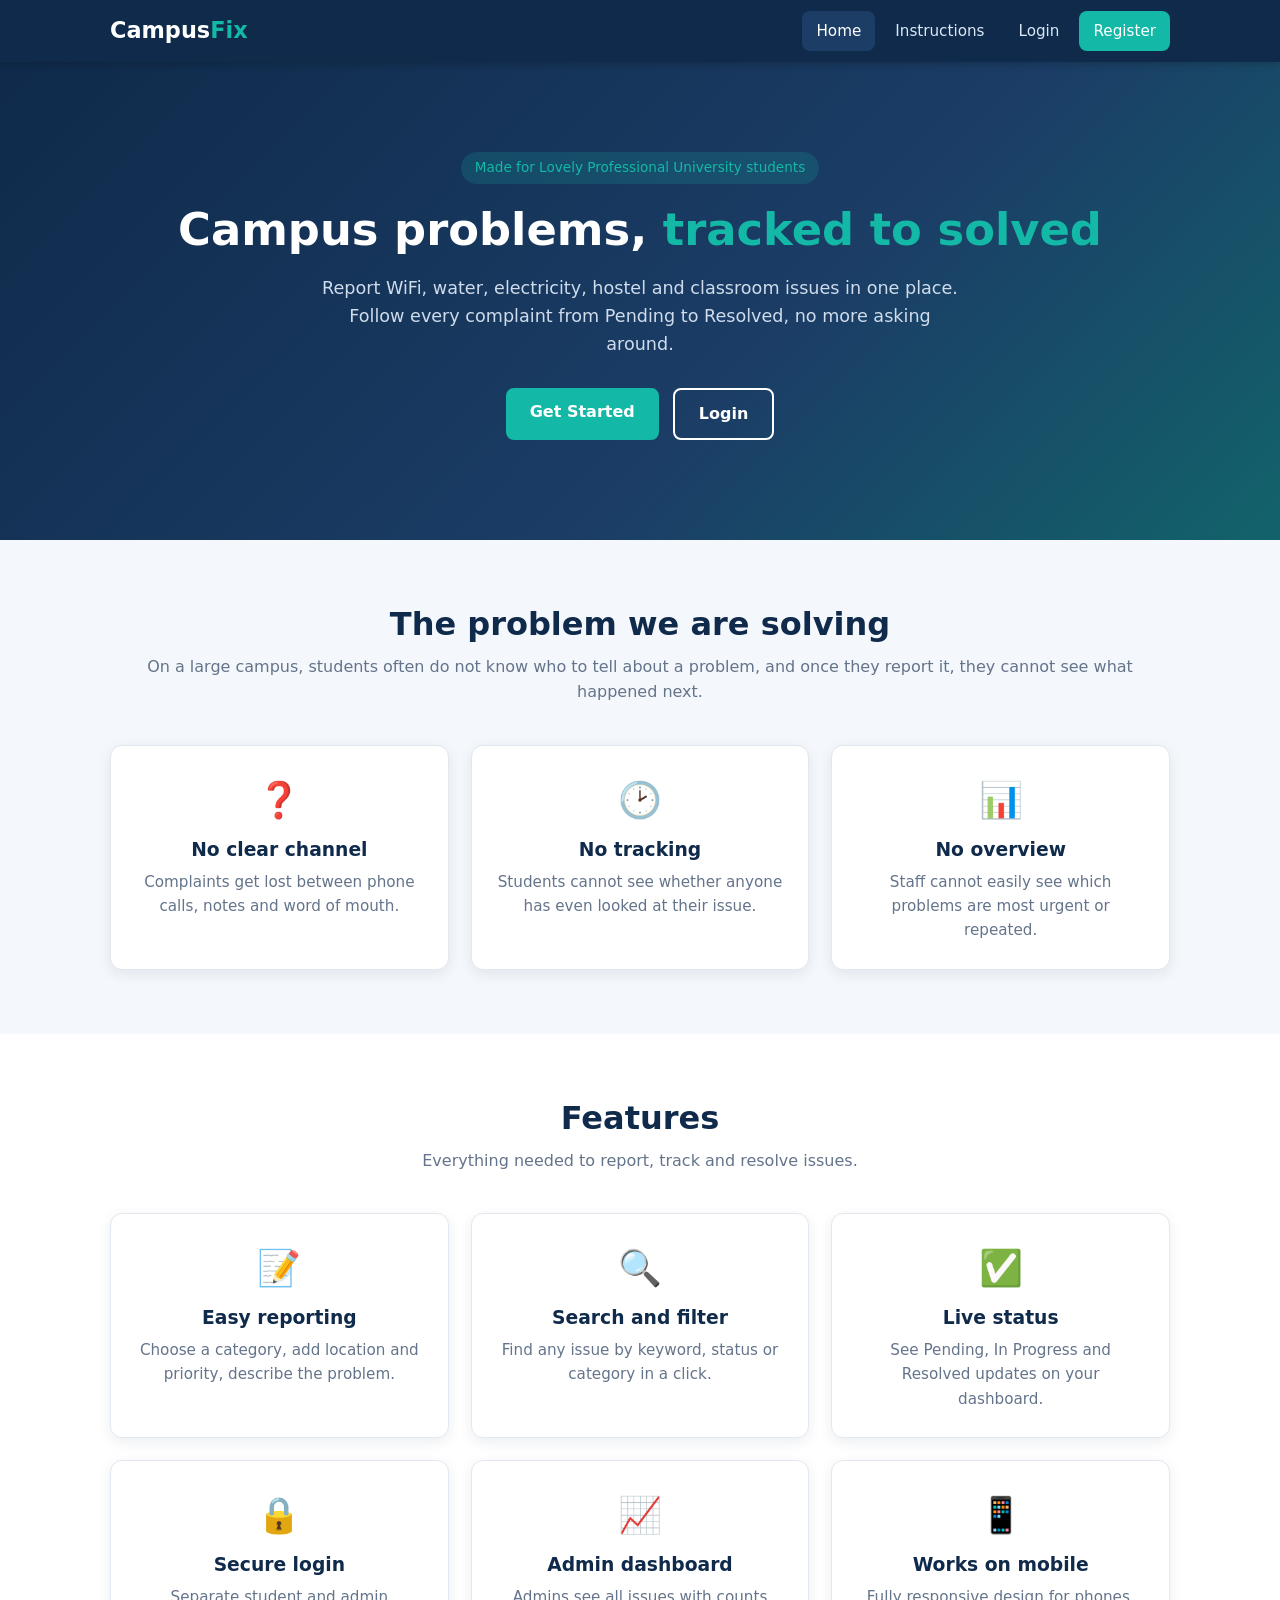
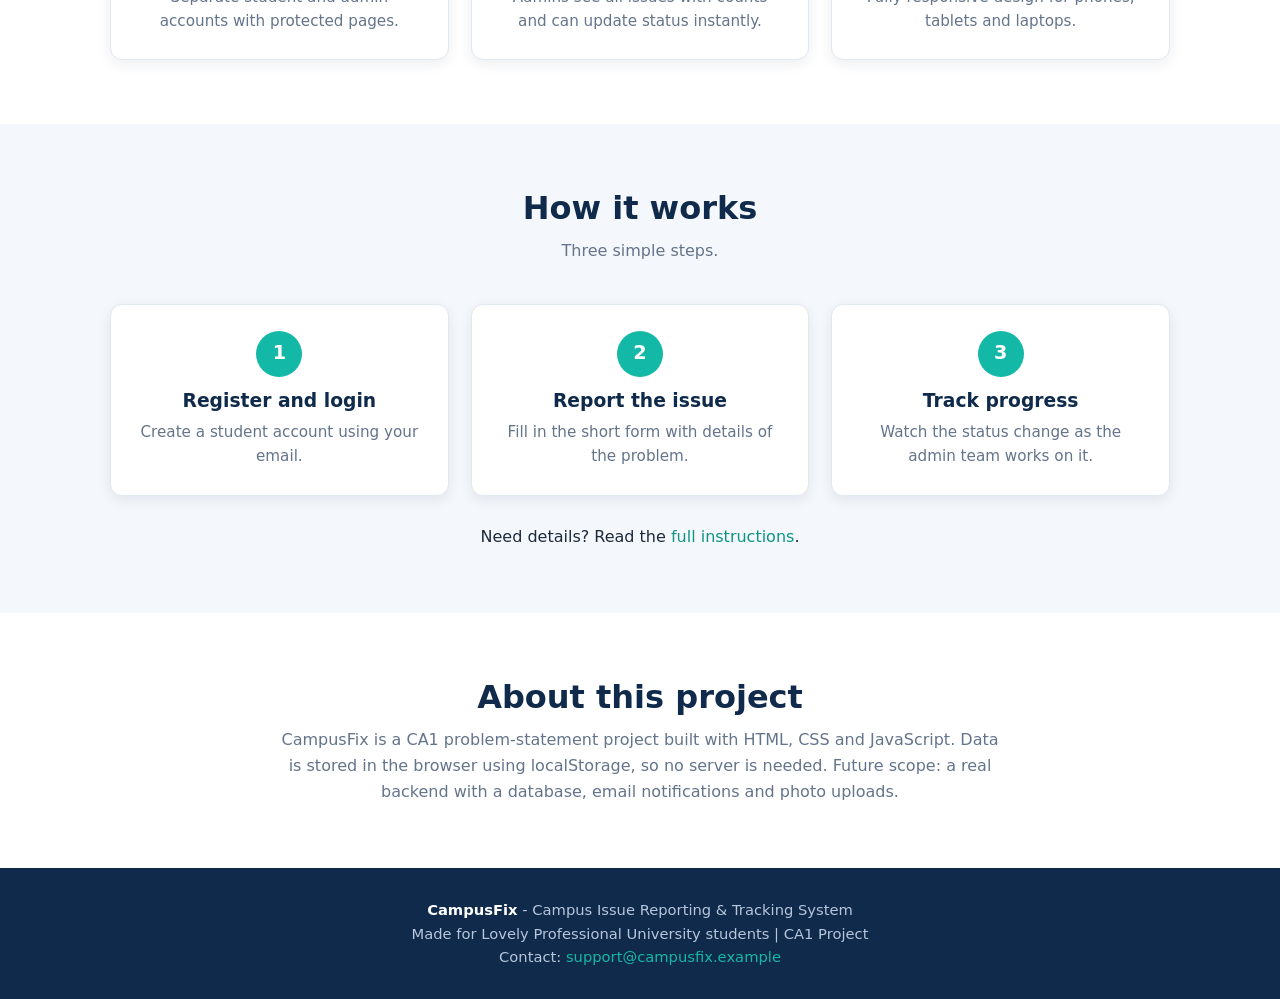
<file: index.html>
<!DOCTYPE html>
<html lang="en">
<head>
  <meta charset="UTF-8" />
  <meta name="viewport" content="width=device-width, initial-scale=1.0" />
  <meta name="description" content="CampusFix - report and track campus issues easily." />
  <title>CampusFix | Campus Issue Reporting &amp; Tracking</title>
  <link rel="stylesheet" href="css/style.css" />
</head>
<body>
  <header id="site-nav"></header>

  <main>
    <!-- HERO -->
    <section class="hero">
      <div class="container">
        <span class="badge">Made for Lovely Professional University students</span>
        <h1>Campus problems, <span>tracked to solved</span></h1>
        <p>
          Report WiFi, water, electricity, hostel and classroom issues in one place.
          Follow every complaint from Pending to Resolved, no more asking around.
        </p>
        <div class="hero-actions" id="hero-actions">
          <a href="register.html" class="btn btn-primary">Get Started</a>
          <a href="login.html" class="btn btn-outline">Login</a>
        </div>
      </div>
    </section>

    <!-- PROBLEM -->
    <section class="section">
      <div class="container">
        <h2 class="section-title">The problem we are solving</h2>
        <p class="section-sub">
          On a large campus, students often do not know who to tell about a problem,
          and once they report it, they cannot see what happened next.
        </p>
        <div class="grid grid-3">
          <div class="card feature-card">
            <div class="icon">&#10067;</div>
            <h3>No clear channel</h3>
            <p>Complaints get lost between phone calls, notes and word of mouth.</p>
          </div>
          <div class="card feature-card">
            <div class="icon">&#128337;</div>
            <h3>No tracking</h3>
            <p>Students cannot see whether anyone has even looked at their issue.</p>
          </div>
          <div class="card feature-card">
            <div class="icon">&#128202;</div>
            <h3>No overview</h3>
            <p>Staff cannot easily see which problems are most urgent or repeated.</p>
          </div>
        </div>
      </div>
    </section>

    <!-- FEATURES -->
    <section class="section" style="background:#fff">
      <div class="container">
        <h2 class="section-title">Features</h2>
        <p class="section-sub">Everything needed to report, track and resolve issues.</p>
        <div class="grid grid-3">
          <div class="card feature-card">
            <div class="icon">&#128221;</div>
            <h3>Easy reporting</h3>
            <p>Choose a category, add location and priority, describe the problem.</p>
          </div>
          <div class="card feature-card">
            <div class="icon">&#128269;</div>
            <h3>Search and filter</h3>
            <p>Find any issue by keyword, status or category in a click.</p>
          </div>
          <div class="card feature-card">
            <div class="icon">&#9989;</div>
            <h3>Live status</h3>
            <p>See Pending, In Progress and Resolved updates on your dashboard.</p>
          </div>
          <div class="card feature-card">
            <div class="icon">&#128274;</div>
            <h3>Secure login</h3>
            <p>Separate student and admin accounts with protected pages.</p>
          </div>
          <div class="card feature-card">
            <div class="icon">&#128200;</div>
            <h3>Admin dashboard</h3>
            <p>Admins see all issues with counts and can update status instantly.</p>
          </div>
          <div class="card feature-card">
            <div class="icon">&#128241;</div>
            <h3>Works on mobile</h3>
            <p>Fully responsive design for phones, tablets and laptops.</p>
          </div>
        </div>
      </div>
    </section>

    <!-- HOW IT WORKS -->
    <section class="section">
      <div class="container">
        <h2 class="section-title">How it works</h2>
        <p class="section-sub">Three simple steps.</p>
        <div class="grid grid-3">
          <div class="card feature-card">
            <div class="step-num">1</div>
            <h3>Register and login</h3>
            <p>Create a student account using your email.</p>
          </div>
          <div class="card feature-card">
            <div class="step-num">2</div>
            <h3>Report the issue</h3>
            <p>Fill in the short form with details of the problem.</p>
          </div>
          <div class="card feature-card">
            <div class="step-num">3</div>
            <h3>Track progress</h3>
            <p>Watch the status change as the admin team works on it.</p>
          </div>
        </div>
        <p style="text-align:center;margin-top:28px">
          Need details? Read the <a href="instructions.html">full instructions</a>.
        </p>
      </div>
    </section>

    <!-- ABOUT -->
    <section class="section" style="background:#fff">
      <div class="container" style="max-width:760px;text-align:center">
        <h2 class="section-title">About this project</h2>
        <p style="color:var(--muted)">
          CampusFix is a CA1 problem-statement project built with HTML, CSS and JavaScript.
          Data is stored in the browser using localStorage, so no server is needed.
          Future scope: a real backend with a database, email notifications and photo uploads.
        </p>
      </div>
    </section>
  </main>

  <div id="site-footer"></div>

  <script src="js/auth.js"></script>
  <script src="js/main.js"></script>
  <script>
    // If already logged in, change the hero buttons to a dashboard shortcut
    const current = getSession();
    if (current) {
      const dest = current.role === "admin" ? "admin.html" : "dashboard.html";
      document.getElementById("hero-actions").innerHTML =
        '<a href="' + dest + '" class="btn btn-primary">Go to my ' +
        (current.role === "admin" ? "Admin Panel" : "Dashboard") + "</a>";
    }
  </script>
</body>
</html>
</file>
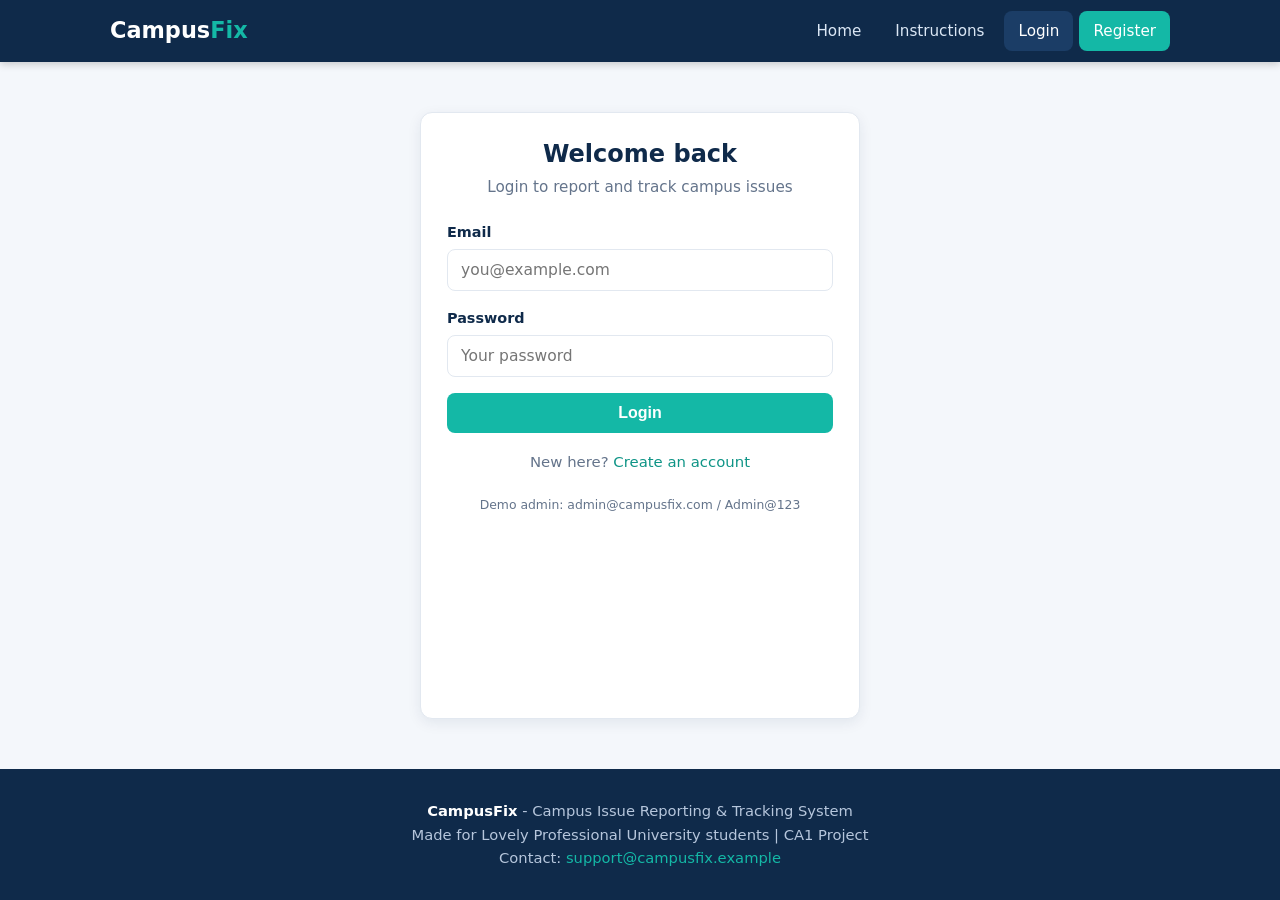
<file: admin.html>
<!DOCTYPE html>
<html lang="en">
<head>
  <meta charset="UTF-8" />
  <meta name="viewport" content="width=device-width, initial-scale=1.0" />
  <title>Admin Panel | CampusFix</title>
  <link rel="stylesheet" href="css/style.css" />
</head>
<body>
  <header id="site-nav"></header>

  <main class="container" style="padding-bottom:50px">
    <div class="page-header">
      <h1>Admin Panel</h1>
      <p>View every reported issue and update its status as work progresses.</p>
    </div>

    <section class="grid grid-4" id="stats" style="margin-bottom:26px"></section>

    <div class="toolbar">
      <input type="search" id="search" placeholder="Search by title, place, details..." />
      <select id="filter-status">
        <option value="">All status</option>
        <option>Pending</option>
        <option>In Progress</option>
        <option>Resolved</option>
      </select>
      <select id="filter-category">
        <option value="">All categories</option>
        <option>WiFi / Internet</option>
        <option>Electricity</option>
        <option>Water</option>
        <option>Hostel</option>
        <option>Classroom</option>
        <option>Mess / Food</option>
        <option>Cleanliness</option>
        <option>Other</option>
      </select>
    </div>

    <div class="issue-list" id="issue-list"></div>
  </main>

  <div id="site-footer"></div>

  <script src="js/auth.js"></script>
  <script src="js/main.js"></script>
  <script src="js/issues.js"></script>
  <script src="js/admin.js"></script>
</body>
</html>
</file>
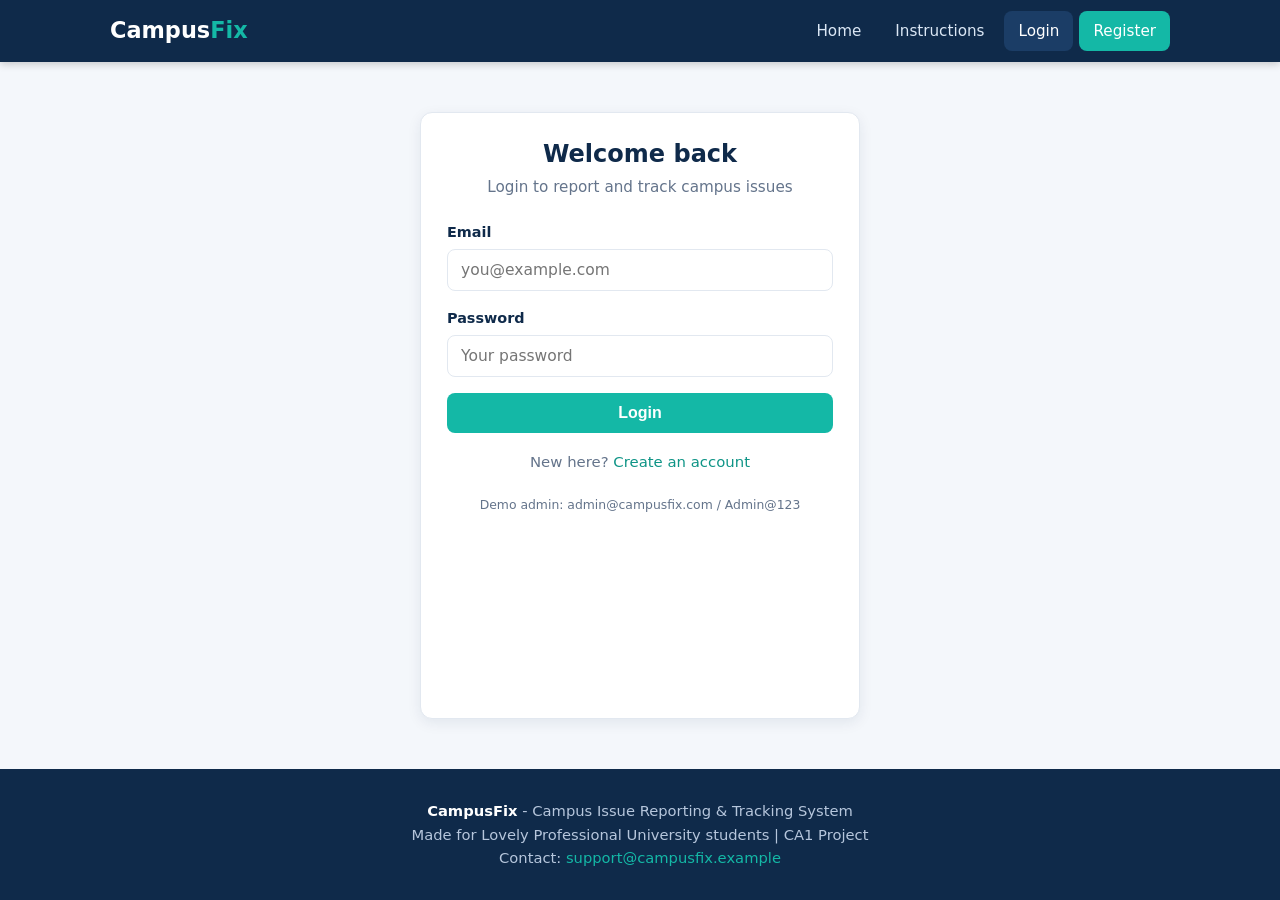
<file: dashboard.html>
<!DOCTYPE html>
<html lang="en">
<head>
  <meta charset="UTF-8" />
  <meta name="viewport" content="width=device-width, initial-scale=1.0" />
  <title>My Dashboard | CampusFix</title>
  <link rel="stylesheet" href="css/style.css" />
</head>
<body>
  <header id="site-nav"></header>

  <main class="container">
    <div class="page-header">
      <h1 id="welcome">My Dashboard</h1>
      <p>Report a new problem and track the ones you have already submitted.</p>
    </div>

    <section class="grid grid-4" id="stats"></section>

    <div class="dash-layout">
      <!-- Report form -->
      <aside class="card">
        <h2 style="margin-bottom:14px">Report an issue</h2>
        <div id="alert" class="form-alert"></div>
        <form id="issue-form" novalidate>
          <div class="form-group">
            <label for="title">Title</label>
            <input type="text" id="title" placeholder="e.g. WiFi not working in Block 32" />
          </div>
          <div class="form-group">
            <label for="category">Category</label>
            <select id="category">
              <option value="">Select category</option>
              <option>WiFi / Internet</option>
              <option>Electricity</option>
              <option>Water</option>
              <option>Hostel</option>
              <option>Classroom</option>
              <option>Mess / Food</option>
              <option>Cleanliness</option>
              <option>Other</option>
            </select>
          </div>
          <div class="form-group">
            <label for="location">Location</label>
            <input type="text" id="location" placeholder="e.g. Block 32, Room 101" />
          </div>
          <div class="form-group">
            <label for="priority">Priority</label>
            <select id="priority">
              <option>Low</option>
              <option selected>Medium</option>
              <option>High</option>
            </select>
          </div>
          <div class="form-group">
            <label for="description">Description</label>
            <textarea id="description" placeholder="Explain the problem clearly..."></textarea>
          </div>
          <button type="submit" class="btn btn-primary btn-block">Submit issue</button>
        </form>
      </aside>

      <!-- My issues -->
      <section>
        <h2 style="margin-bottom:14px">My issues</h2>
        <div class="toolbar">
          <input type="search" id="search" placeholder="Search by title, place or details..." />
          <select id="filter-status">
            <option value="">All status</option>
            <option>Pending</option>
            <option>In Progress</option>
            <option>Resolved</option>
          </select>
          <select id="filter-category">
            <option value="">All categories</option>
            <option>WiFi / Internet</option>
            <option>Electricity</option>
            <option>Water</option>
            <option>Hostel</option>
            <option>Classroom</option>
            <option>Mess / Food</option>
            <option>Cleanliness</option>
            <option>Other</option>
          </select>
        </div>
        <div class="issue-list" id="issue-list"></div>
      </section>
    </div>
  </main>

  <div id="site-footer"></div>

  <script src="js/auth.js"></script>
  <script src="js/main.js"></script>
  <script src="js/issues.js"></script>
  <script src="js/dashboard.js"></script>
</body>
</html>
</file>
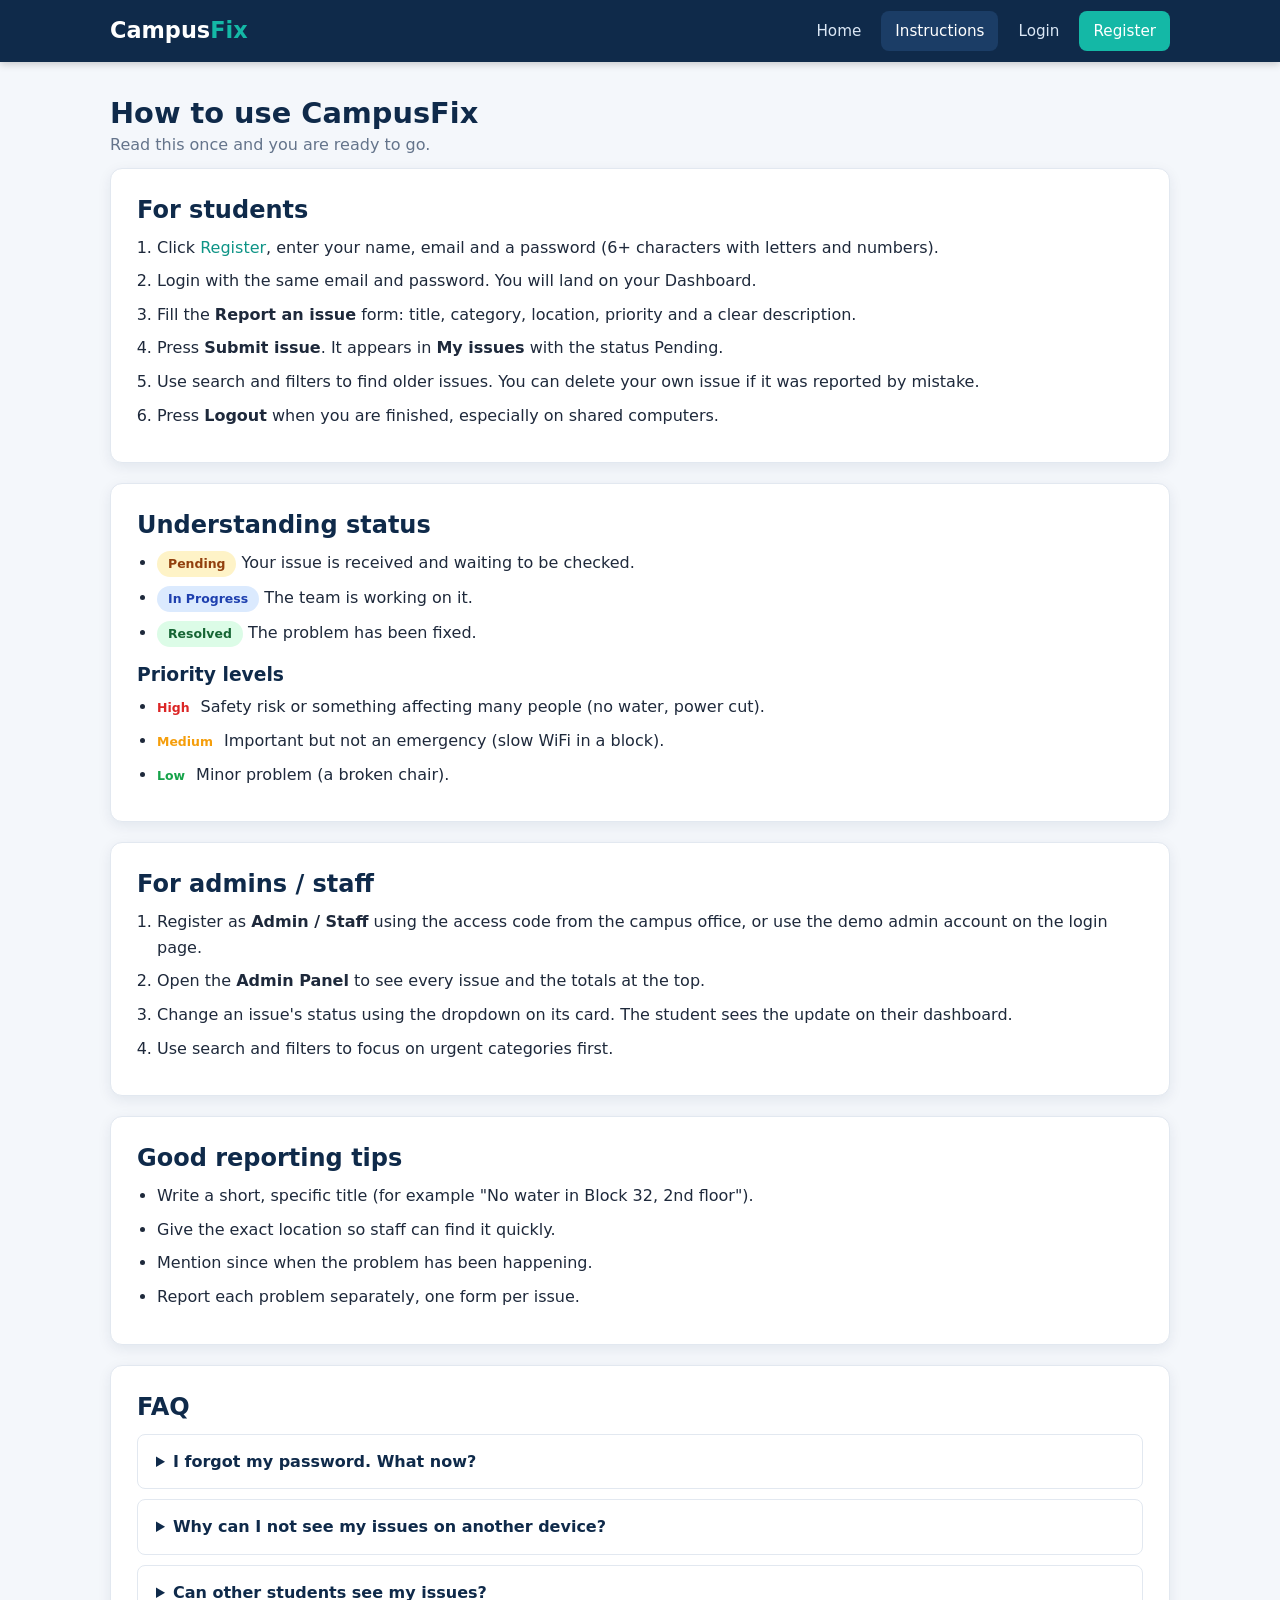
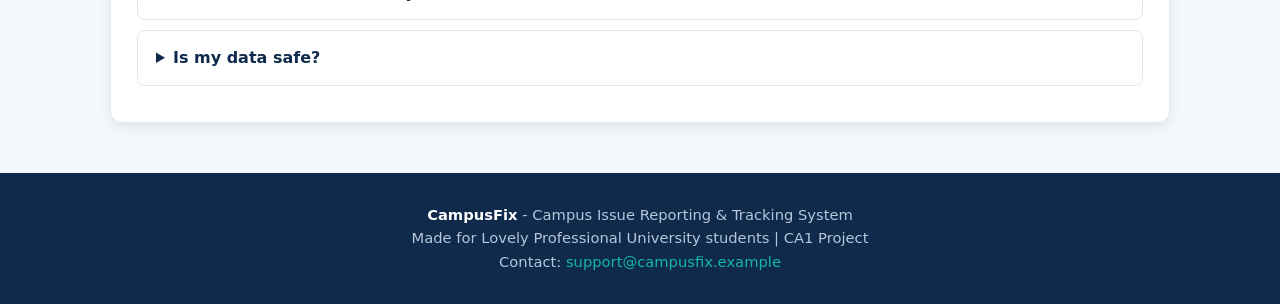
<file: instructions.html>
<!DOCTYPE html>
<html lang="en">
<head>
  <meta charset="UTF-8" />
  <meta name="viewport" content="width=device-width, initial-scale=1.0" />
  <title>Instructions | CampusFix</title>
  <link rel="stylesheet" href="css/style.css" />
</head>
<body>
  <header id="site-nav"></header>

  <main class="container" style="padding-bottom:50px">
    <div class="page-header">
      <h1>How to use CampusFix</h1>
      <p>Read this once and you are ready to go.</p>
    </div>

    <div class="grid" style="gap:20px">
      <section class="card">
        <h2 style="margin-bottom:10px">For students</h2>
        <ol class="info-list">
          <li>Click <a href="register.html">Register</a>, enter your name, email and a password (6+ characters with letters and numbers).</li>
          <li>Login with the same email and password. You will land on your Dashboard.</li>
          <li>Fill the <strong>Report an issue</strong> form: title, category, location, priority and a clear description.</li>
          <li>Press <strong>Submit issue</strong>. It appears in <strong>My issues</strong> with the status Pending.</li>
          <li>Use search and filters to find older issues. You can delete your own issue if it was reported by mistake.</li>
          <li>Press <strong>Logout</strong> when you are finished, especially on shared computers.</li>
        </ol>
      </section>

      <section class="card">
        <h2 style="margin-bottom:10px">Understanding status</h2>
        <ul class="info-list">
          <li><span class="tag Pending">Pending</span> Your issue is received and waiting to be checked.</li>
          <li><span class="tag In-Progress">In Progress</span> The team is working on it.</li>
          <li><span class="tag Resolved">Resolved</span> The problem has been fixed.</li>
        </ul>
        <h3 style="margin:16px 0 8px">Priority levels</h3>
        <ul class="info-list">
          <li><span class="prio High">High</span> Safety risk or something affecting many people (no water, power cut).</li>
          <li><span class="prio Medium">Medium</span> Important but not an emergency (slow WiFi in a block).</li>
          <li><span class="prio Low">Low</span> Minor problem (a broken chair).</li>
        </ul>
      </section>

      <section class="card">
        <h2 style="margin-bottom:10px">For admins / staff</h2>
        <ol class="info-list">
          <li>Register as <strong>Admin / Staff</strong> using the access code from the campus office, or use the demo admin account on the login page.</li>
          <li>Open the <strong>Admin Panel</strong> to see every issue and the totals at the top.</li>
          <li>Change an issue's status using the dropdown on its card. The student sees the update on their dashboard.</li>
          <li>Use search and filters to focus on urgent categories first.</li>
        </ol>
      </section>

      <section class="card">
        <h2 style="margin-bottom:10px">Good reporting tips</h2>
        <ul class="info-list">
          <li>Write a short, specific title (for example "No water in Block 32, 2nd floor").</li>
          <li>Give the exact location so staff can find it quickly.</li>
          <li>Mention since when the problem has been happening.</li>
          <li>Report each problem separately, one form per issue.</li>
        </ul>
      </section>

      <section class="card faq">
        <h2 style="margin-bottom:12px">FAQ</h2>
        <details>
          <summary>I forgot my password. What now?</summary>
          <p>This demo stores accounts in your browser only, so there is no reset. Register again with a new email.</p>
        </details>
        <details>
          <summary>Why can I not see my issues on another device?</summary>
          <p>Data is saved in the browser you used (localStorage). A full version would use an online database.</p>
        </details>
        <details>
          <summary>Can other students see my issues?</summary>
          <p>No. Students see only their own issues. Admins can see all issues.</p>
        </details>
        <details>
          <summary>Is my data safe?</summary>
          <p>Passwords are not stored as plain text, but this is a learning project. Do not use a password you use elsewhere.</p>
        </details>
      </section>
    </div>
  </main>

  <div id="site-footer"></div>

  <script src="js/auth.js"></script>
  <script src="js/main.js"></script>
</body>
</html>
</file>
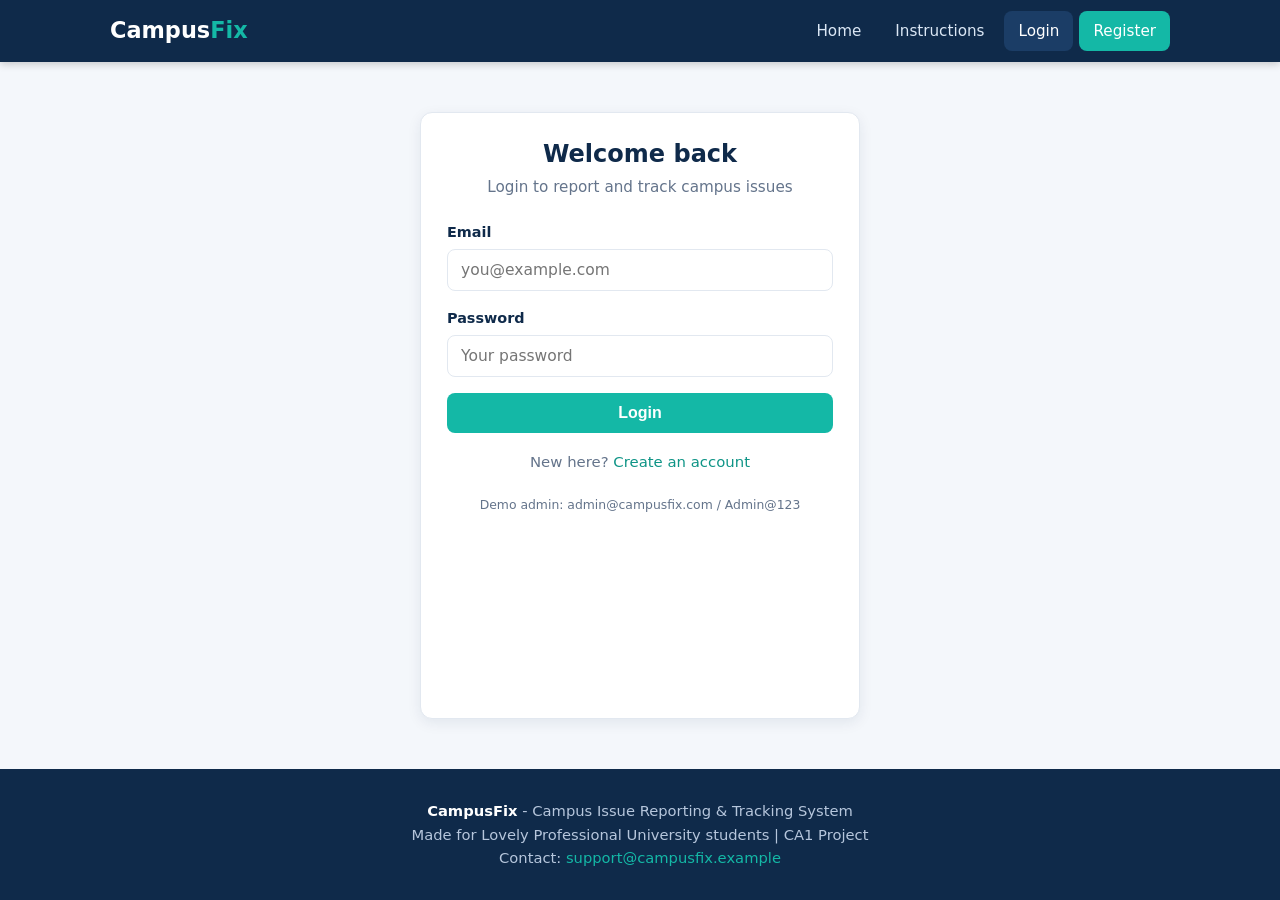
<file: login.html>
<!DOCTYPE html>
<html lang="en">
<head>
  <meta charset="UTF-8" />
  <meta name="viewport" content="width=device-width, initial-scale=1.0" />
  <title>Login | CampusFix</title>
  <link rel="stylesheet" href="css/style.css" />
</head>
<body>
  <header id="site-nav"></header>

  <main class="form-wrap">
    <div class="card form-card">
      <h2>Welcome back</h2>
      <p class="sub">Login to report and track campus issues</p>

      <div id="alert" class="form-alert"></div>

      <form id="login-form" novalidate>
        <div class="form-group">
          <label for="email">Email</label>
          <input type="email" id="email" placeholder="you@example.com" autocomplete="username" />
        </div>
        <div class="form-group">
          <label for="password">Password</label>
          <input type="password" id="password" placeholder="Your password" autocomplete="current-password" />
        </div>
        <button type="submit" class="btn btn-primary btn-block">Login</button>
      </form>

      <p class="form-footer">New here? <a href="register.html">Create an account</a></p>
      <p class="form-footer"><small>Demo admin: admin@campusfix.com / Admin@123</small></p>
    </div>
  </main>

  <div id="site-footer"></div>

  <script src="js/auth.js"></script>
  <script src="js/main.js"></script>
  <script>
    redirectIfLoggedIn();

    document.getElementById("login-form").addEventListener("submit", function (e) {
      e.preventDefault();
      const email = document.getElementById("email").value;
      const password = document.getElementById("password").value;
      const result = loginUser(email, password);

      if (!result.ok) {
        showAlert("alert", "error", result.msg);
        return;
      }
      showAlert("alert", "success", "Login successful! Redirecting...");
      setTimeout(() => {
        window.location.href = result.role === "admin" ? "admin.html" : "dashboard.html";
      }, 700);
    });
  </script>
</body>
</html>
</file>
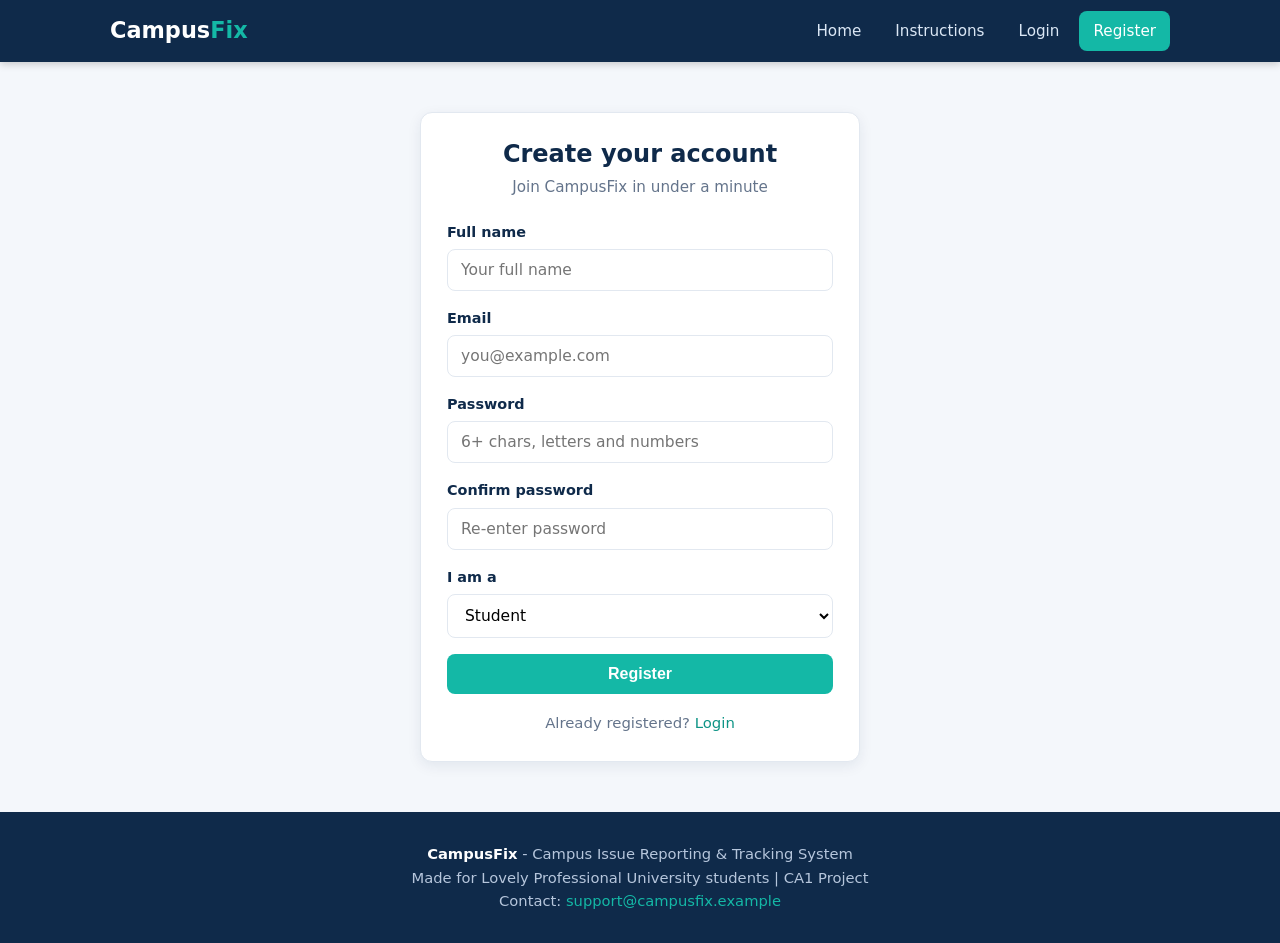
<file: register.html>
<!DOCTYPE html>
<html lang="en">
<head>
  <meta charset="UTF-8" />
  <meta name="viewport" content="width=device-width, initial-scale=1.0" />
  <title>Register | CampusFix</title>
  <link rel="stylesheet" href="css/style.css" />
</head>
<body>
  <header id="site-nav"></header>

  <main class="form-wrap">
    <div class="card form-card">
      <h2>Create your account</h2>
      <p class="sub">Join CampusFix in under a minute</p>

      <div id="alert" class="form-alert"></div>

      <form id="register-form" novalidate>
        <div class="form-group">
          <label for="name">Full name</label>
          <input type="text" id="name" placeholder="Your full name" />
        </div>
        <div class="form-group">
          <label for="email">Email</label>
          <input type="email" id="email" placeholder="you@example.com" />
        </div>
        <div class="form-group">
          <label for="password">Password</label>
          <input type="password" id="password" placeholder="6+ chars, letters and numbers" />
        </div>
        <div class="form-group">
          <label for="confirm">Confirm password</label>
          <input type="password" id="confirm" placeholder="Re-enter password" />
        </div>
        <div class="form-group">
          <label for="role">I am a</label>
          <select id="role">
            <option value="student">Student</option>
            <option value="admin">Admin / Staff</option>
          </select>
        </div>
        <div class="form-group" id="code-group" style="display:none">
          <label for="code">Admin access code</label>
          <input type="text" id="code" placeholder="Ask your campus office" />
        </div>
        <button type="submit" class="btn btn-primary btn-block">Register</button>
      </form>

      <p class="form-footer">Already registered? <a href="login.html">Login</a></p>
    </div>
  </main>

  <div id="site-footer"></div>

  <script src="js/auth.js"></script>
  <script src="js/main.js"></script>
  <script>
    redirectIfLoggedIn();

    // show admin code box only when Admin is selected
    document.getElementById("role").addEventListener("change", function () {
      document.getElementById("code-group").style.display = this.value === "admin" ? "block" : "none";
    });

    document.getElementById("register-form").addEventListener("submit", function (e) {
      e.preventDefault();
      const password = document.getElementById("password").value;
      const confirm = document.getElementById("confirm").value;

      if (password !== confirm) {
        showAlert("alert", "error", "Passwords do not match.");
        return;
      }

      const result = registerUser({
        name: document.getElementById("name").value,
        email: document.getElementById("email").value,
        password: password,
        role: document.getElementById("role").value,
        code: document.getElementById("code").value,
      });

      if (!result.ok) {
        showAlert("alert", "error", result.msg);
        return;
      }
      showAlert("alert", "success", "Account created! Redirecting to login...");
      setTimeout(() => (window.location.href = "login.html"), 1000);
    });
  </script>
</body>
</html>
</file>
<file: css/style.css>
/* ==========================================================
   CampusFix - Main Stylesheet
   Theme: Navy (#0f2a4a) + Teal (#14b8a6) + Light grey background
   Sections: 1 Variables | 2 Base | 3 Navbar | 4 Buttons | 5 Hero
             6 Sections/Cards | 7 Forms | 8 Dashboard | 9 Issues
             10 Footer | 11 Toast | 12 Responsive
   ========================================================== */

/* 1. VARIABLES */
:root {
  --navy: #0f2a4a;
  --navy-light: #1b3d66;
  --teal: #14b8a6;
  --teal-dark: #0e9486;
  --bg: #f4f7fb;
  --white: #ffffff;
  --text: #1e293b;
  --muted: #64748b;
  --border: #e2e8f0;
  --danger: #dc2626;
  --warning: #f59e0b;
  --success: #16a34a;
  --info: #2563eb;
  --radius: 12px;
  --shadow: 0 4px 14px rgba(15, 42, 74, 0.08);
}

/* 2. BASE */
* { box-sizing: border-box; margin: 0; padding: 0; }
html { scroll-behavior: smooth; }
body {
  font-family: "Segoe UI", system-ui, -apple-system, Roboto, Arial, sans-serif;
  background: var(--bg);
  color: var(--text);
  line-height: 1.6;
  min-height: 100vh;
  display: flex;
  flex-direction: column;
}
main { flex: 1; }
a { color: var(--teal-dark); text-decoration: none; }
a:hover { text-decoration: underline; }
.container { width: 100%; max-width: 1100px; margin: 0 auto; padding: 0 20px; }
h1, h2, h3 { color: var(--navy); line-height: 1.25; }

/* 3. NAVBAR */
.navbar {
  background: var(--navy);
  position: sticky;
  top: 0;
  z-index: 100;
  box-shadow: 0 2px 8px rgba(0,0,0,0.2);
}
.nav-inner {
  display: flex;
  align-items: center;
  justify-content: space-between;
  min-height: 62px;
}
.brand { color: var(--white); font-size: 1.4rem; font-weight: 700; }
.brand span { color: var(--teal); }
.brand:hover { text-decoration: none; }
.nav-links { display: flex; align-items: center; gap: 6px; list-style: none; }
.nav-links a {
  color: #dbe7f5;
  padding: 8px 14px;
  border-radius: 8px;
  font-size: 0.95rem;
  display: inline-block;
}
.nav-links a:hover, .nav-links a.active {
  background: var(--navy-light);
  color: var(--white);
  text-decoration: none;
}
.nav-user { color: var(--teal); font-size: 0.9rem; padding: 0 8px; }
.menu-toggle {
  display: none;
  background: none;
  border: none;
  color: var(--white);
  font-size: 1.7rem;
  cursor: pointer;
}

/* 4. BUTTONS */
.btn {
  display: inline-block;
  padding: 11px 24px;
  border-radius: 8px;
  border: none;
  font-size: 1rem;
  font-weight: 600;
  cursor: pointer;
  transition: transform 0.15s, background 0.2s;
  text-align: center;
}
.btn:hover { transform: translateY(-2px); text-decoration: none; }
.btn-primary { background: var(--teal); color: var(--white); }
.btn-primary:hover { background: var(--teal-dark); }
.btn-outline { background: transparent; color: var(--white); border: 2px solid var(--white); }
.btn-outline:hover { background: var(--white); color: var(--navy); }
.btn-danger { background: var(--danger); color: var(--white); }
.btn-small { padding: 6px 12px; font-size: 0.85rem; }
.btn-block { width: 100%; }
.nav-btn { background: var(--teal) !important; color: var(--white) !important; }

/* 5. HERO */
.hero {
  background: linear-gradient(135deg, var(--navy) 0%, var(--navy-light) 60%, #12636b 100%);
  color: var(--white);
  padding: 90px 0 100px;
  text-align: center;
}
.hero h1 { color: var(--white); font-size: 2.8rem; margin-bottom: 16px; }
.hero h1 span { color: var(--teal); }
.hero p { max-width: 640px; margin: 0 auto 30px; color: #cfdcec; font-size: 1.1rem; }
.hero-actions { display: flex; gap: 14px; justify-content: center; flex-wrap: wrap; }
.badge {
  display: inline-block;
  background: rgba(20, 184, 166, 0.18);
  color: var(--teal);
  padding: 5px 14px;
  border-radius: 20px;
  font-size: 0.85rem;
  margin-bottom: 18px;
}

/* 6. SECTIONS & CARDS */
.section { padding: 64px 0; }
.section-title { text-align: center; font-size: 2rem; margin-bottom: 10px; }
.section-sub { text-align: center; color: var(--muted); margin-bottom: 40px; }
.grid { display: grid; gap: 22px; }
.grid-3 { grid-template-columns: repeat(3, 1fr); }
.grid-4 { grid-template-columns: repeat(4, 1fr); }
.card {
  background: var(--white);
  border-radius: var(--radius);
  padding: 26px;
  box-shadow: var(--shadow);
  border: 1px solid var(--border);
}
.feature-card { text-align: center; transition: transform 0.2s; }
.feature-card:hover { transform: translateY(-5px); }
.icon { font-size: 2.2rem; margin-bottom: 10px; }
.feature-card h3 { margin-bottom: 8px; }
.feature-card p { color: var(--muted); font-size: 0.95rem; }
.step-num {
  width: 46px; height: 46px;
  background: var(--teal);
  color: var(--white);
  border-radius: 50%;
  display: flex; align-items: center; justify-content: center;
  font-weight: 700; font-size: 1.2rem;
  margin: 0 auto 12px;
}

/* 7. FORMS */
.form-wrap { display: flex; justify-content: center; padding: 50px 20px; }
.form-card { width: 100%; max-width: 440px; }
.form-card h2 { text-align: center; margin-bottom: 6px; }
.form-card .sub { text-align: center; color: var(--muted); margin-bottom: 22px; font-size: 0.95rem; }
.form-group { margin-bottom: 16px; }
label { display: block; font-weight: 600; font-size: 0.9rem; margin-bottom: 5px; color: var(--navy); }
input, select, textarea {
  width: 100%;
  padding: 11px 13px;
  border: 1.5px solid var(--border);
  border-radius: 8px;
  font-size: 0.97rem;
  font-family: inherit;
  background: var(--white);
  transition: border-color 0.2s;
}
input:focus, select:focus, textarea:focus {
  outline: none;
  border-color: var(--teal);
  box-shadow: 0 0 0 3px rgba(20, 184, 166, 0.15);
}
textarea { resize: vertical; min-height: 100px; }
.error-msg { color: var(--danger); font-size: 0.85rem; margin-top: 4px; min-height: 1em; }
.form-alert {
  padding: 10px 14px;
  border-radius: 8px;
  margin-bottom: 14px;
  font-size: 0.92rem;
  display: none;
}
.form-alert.show { display: block; }
.form-alert.error { background: #fee2e2; color: #991b1b; }
.form-alert.success { background: #dcfce7; color: #166534; }
.form-footer { text-align: center; margin-top: 18px; font-size: 0.93rem; color: var(--muted); }

/* 8. DASHBOARD */
.page-header { padding: 34px 0 10px; }
.page-header h1 { font-size: 1.8rem; }
.page-header p { color: var(--muted); }
.stat-card { text-align: center; padding: 20px; }
.stat-card .num { font-size: 2.2rem; font-weight: 700; color: var(--navy); }
.stat-card .lbl { color: var(--muted); font-size: 0.9rem; }
.stat-card.pending { border-top: 4px solid var(--warning); }
.stat-card.progress { border-top: 4px solid var(--info); }
.stat-card.resolved { border-top: 4px solid var(--success); }
.stat-card.total { border-top: 4px solid var(--navy); }
.dash-layout { display: grid; grid-template-columns: 360px 1fr; gap: 24px; margin: 24px 0 50px; align-items: start; }

/* 9. ISSUES */
.toolbar { display: flex; gap: 10px; margin-bottom: 16px; flex-wrap: wrap; }
.toolbar input { flex: 2; min-width: 160px; }
.toolbar select { flex: 1; min-width: 130px; }
.issue-list { display: grid; gap: 14px; }
.issue-card { padding: 18px 20px; }
.issue-top { display: flex; justify-content: space-between; align-items: flex-start; gap: 10px; flex-wrap: wrap; }
.issue-title { font-size: 1.05rem; font-weight: 700; color: var(--navy); }
.issue-meta { font-size: 0.82rem; color: var(--muted); margin: 4px 0 8px; }
.issue-desc { font-size: 0.95rem; margin-bottom: 12px; }
.issue-actions { display: flex; gap: 8px; align-items: center; flex-wrap: wrap; }
.issue-actions select { width: auto; padding: 6px 10px; font-size: 0.85rem; }
.tag {
  display: inline-block;
  padding: 3px 11px;
  border-radius: 20px;
  font-size: 0.78rem;
  font-weight: 600;
}
.tag.Pending { background: #fef3c7; color: #92400e; }
.tag.In-Progress { background: #dbeafe; color: #1e40af; }
.tag.Resolved { background: #dcfce7; color: #166534; }
.prio { font-size: 0.78rem; font-weight: 600; margin-right: 6px; }
.prio.High { color: var(--danger); }
.prio.Medium { color: var(--warning); }
.prio.Low { color: var(--success); }
.empty {
  text-align: center;
  padding: 44px 20px;
  color: var(--muted);
  background: var(--white);
  border: 2px dashed var(--border);
  border-radius: var(--radius);
}
.empty .icon { font-size: 2.6rem; }

/* Instructions page */
.info-list { padding-left: 20px; }
.info-list li { margin-bottom: 8px; }
.faq details { background: var(--white); border: 1px solid var(--border); border-radius: 8px; padding: 14px 18px; margin-bottom: 10px; }
.faq summary { cursor: pointer; font-weight: 600; color: var(--navy); }
.faq p { margin-top: 8px; color: var(--muted); }

/* 10. FOOTER */
.footer { background: var(--navy); color: #b6c6dc; padding: 30px 0; text-align: center; margin-top: auto; font-size: 0.92rem; }
.footer strong { color: var(--white); }
.footer a { color: var(--teal); }

/* 11. TOAST */
.toast {
  position: fixed;
  bottom: 24px; right: 24px;
  background: var(--navy);
  color: var(--white);
  padding: 13px 20px;
  border-radius: 10px;
  box-shadow: var(--shadow);
  transform: translateY(100px);
  opacity: 0;
  transition: all 0.3s;
  z-index: 999;
  border-left: 5px solid var(--teal);
}
.toast.show { transform: translateY(0); opacity: 1; }

/* 12. RESPONSIVE */
@media (max-width: 900px) {
  .grid-3, .grid-4 { grid-template-columns: repeat(2, 1fr); }
  .dash-layout { grid-template-columns: 1fr; }
}
@media (max-width: 700px) {
  .menu-toggle { display: block; }
  .nav-links {
    display: none;
    position: absolute;
    top: 62px; left: 0; right: 0;
    background: var(--navy);
    flex-direction: column;
    padding: 10px 20px 18px;
    align-items: stretch;
  }
  .nav-links.open { display: flex; }
  .nav-links a { display: block; }
  .hero { padding: 60px 0 70px; }
  .hero h1 { font-size: 2rem; }
  .grid-3, .grid-4 { grid-template-columns: 1fr; }
  .section { padding: 44px 0; }
}
</file>
